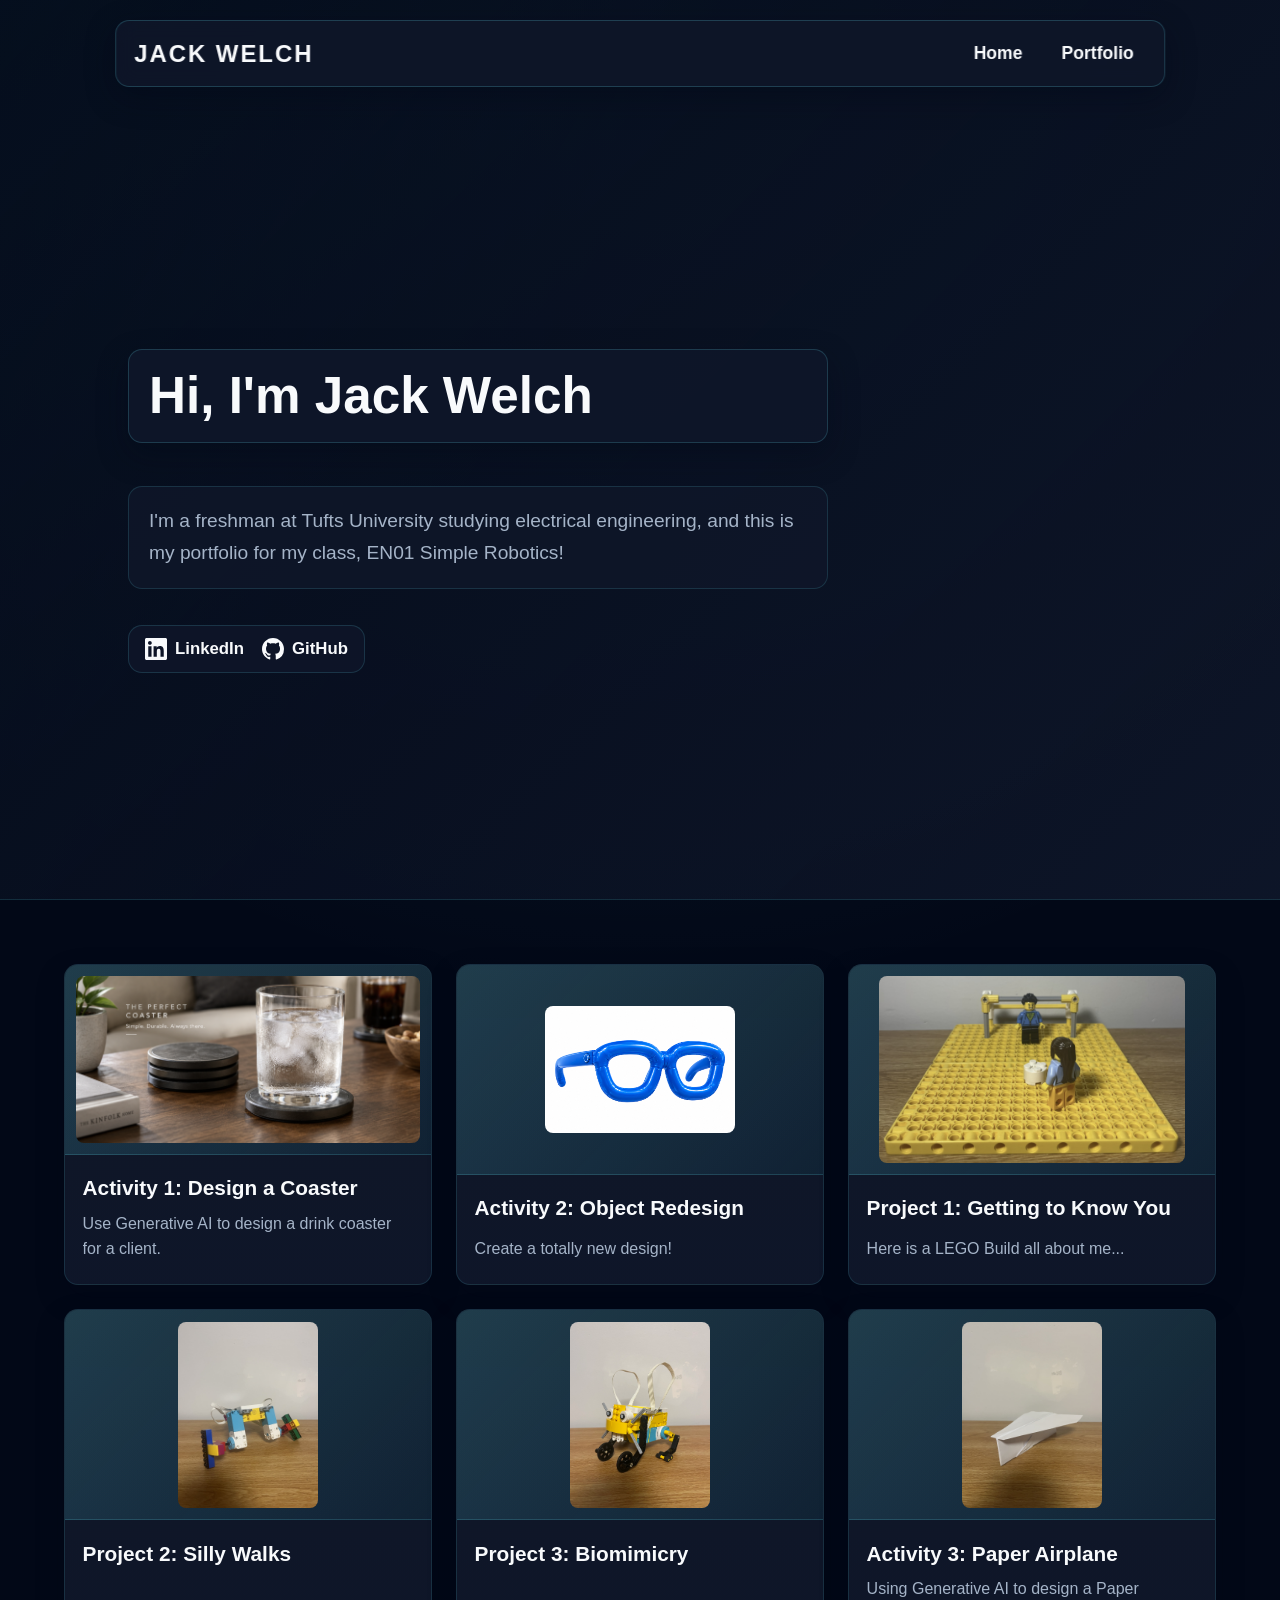
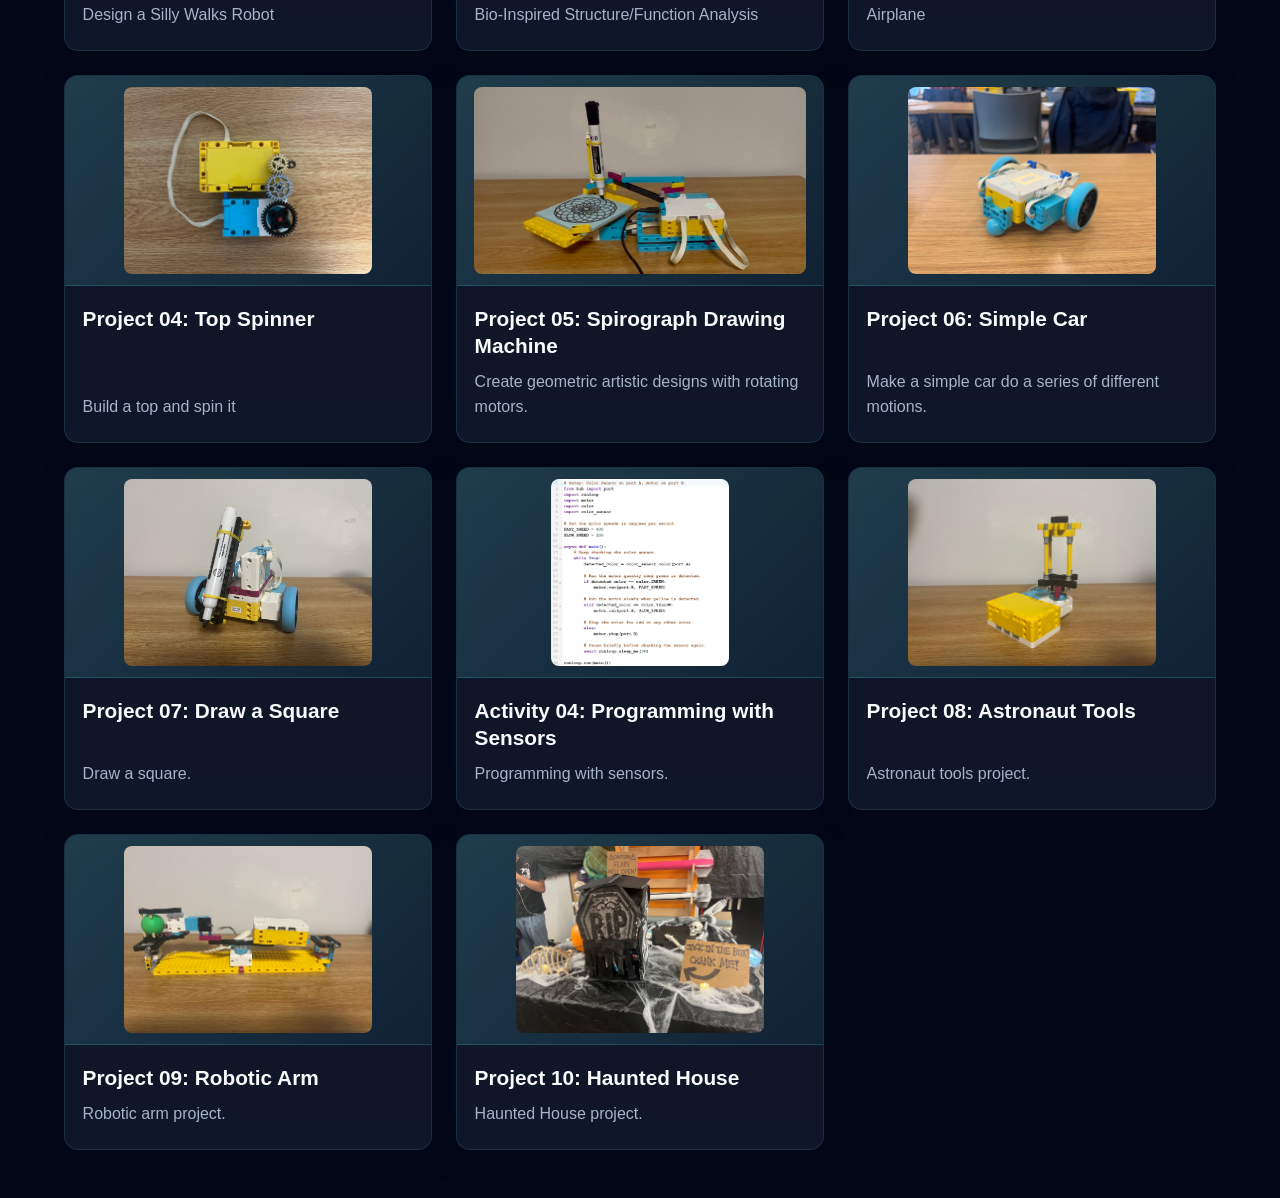
<file: index.html>
<!DOCTYPE html>
<html lang="en">
<head>
    <title>Jack Welch - Portfolio</title>

    <!-- Recommended meta tags -->
    <meta charset="UTF-8">
    <meta name="viewport" content="width=device-width,initial-scale=1.0">
    <meta name="description" content="Jack Welch's engineering portfolio: activities and projects from an intro-to-engineering course.">

    <!-- Stylesheet (CSS) -->
    <link rel="stylesheet" href="./index.css">
</head>
<body>

    <!-- Header and Navigation Section -->
    <header class="header">
        <a class="name">Jack Welch</a>
        <nav class="navbar">
            <a href="#">Home</a>
            <a href="#portfolio">Portfolio</a>
        </nav>
    </header>

    <!-- Introduction Section -->
    <section class="home">
        <div class="home-content">
            <h1>Hi, I'm Jack Welch</h1>
            <p>I'm a freshman at Tufts University studying electrical engineering, and this is my portfolio for my class, EN01 Simple Robotics!</p>

            <div class="socials">
                <a href="https://www.linkedin.com/in/jack-welch-b81091299/" target="_blank" rel="noopener" class="social-link">
                    <svg viewBox="0 0 24 24" aria-hidden="true"><path d="M20.447 20.452h-3.554v-5.569c0-1.328-.027-3.037-1.852-3.037-1.853 0-2.136 1.446-2.136 2.939v5.667H9.351V9h3.414v1.561h.046c.477-.9 1.637-1.85 3.37-1.85 3.601 0 4.267 2.37 4.267 5.455v6.286zM5.337 7.433c-1.144 0-2.063-.926-2.063-2.065 0-1.138.92-2.063 2.063-2.063 1.14 0 2.064.925 2.064 2.063 0 1.139-.925 2.065-2.064 2.065zm1.782 13.019H3.555V9h3.564v11.452zM22.225 0H1.771C.792 0 0 .774 0 1.729v20.542C0 23.227.792 24 1.771 24h20.451C23.2 24 24 23.227 24 22.271V1.729C24 .774 23.2 0 22.222 0h.003z"/></svg>
                    <span>LinkedIn</span>
                </a>
                <a href="https://github.com/jackwelch07" target="_blank" rel="noopener" class="social-link">
                    <svg viewBox="0 0 24 24" aria-hidden="true"><path d="M12 0C5.37 0 0 5.37 0 12c0 5.31 3.435 9.795 8.205 11.385.6.105.825-.255.825-.57 0-.285-.015-1.23-.015-2.235-3.015.555-3.795-.735-4.035-1.41-.135-.345-.72-1.41-1.23-1.695-.42-.225-1.02-.78-.015-.795.945-.015 1.62.87 1.845 1.23 1.08 1.815 2.805 1.305 3.495.99.105-.78.42-1.305.765-1.605-2.67-.3-5.46-1.335-5.46-5.925 0-1.305.465-2.385 1.23-3.225-.12-.3-.54-1.53.12-3.18 0 0 1.005-.315 3.3 1.23.96-.27 1.98-.405 3-.405s2.04.135 3 .405c2.295-1.56 3.3-1.23 3.3-1.23.66 1.65.24 2.88.12 3.18.765.84 1.23 1.905 1.23 3.225 0 4.605-2.805 5.625-5.475 5.925.435.375.81 1.095.81 2.22 0 1.605-.015 2.895-.015 3.3 0 .315.225.69.825.57A12.02 12.02 0 0024 12c0-6.63-5.37-12-12-12z"/></svg>
                    <span>GitHub</span>
                </a>
            </div>
        </div>
    </section>

    <!-- Portfolio Section -->
    <a name="portfolio"></a>
    <section class="portfolio">

        <!-- PROJECT -->
        <article class="project-card">
            <a href="./activity01.html" class="project-link">
                <div class="project-art" aria-hidden="true">
                    <img src="./images/coasterhome.png" alt="Custom coaster design for Yao Ming" class="project-art-image coaster-card-image">
                </div>
                <div class="project-info">
                    <h2 class="project-title">Activity 1: Design a Coaster</h2>
                    <p class="project-desc">Use Generative AI to design a drink coaster for a client.</p>
                </div>
            </a>
        </article>

        <!-- PROJECT -->
        <article class="project-card">
            <a href="./activity02.html" class="project-link">
                <div class="project-art" aria-hidden="true">
                    <img src="./images/floatframes.png" alt="Float Frames glasses design" class="project-art-image floatframes-card-image">
                </div>
                <div class="project-info">
                    <h2 class="project-title">Activity 2: Object Redesign</h2>
                    <p class="project-desc">Create a totally new design!</p>
                </div>
            </a>
        </article>

        <!-- PROJECT -->
        <article class="project-card">
            <a href="./project01.html" class="project-link">
                <div class="project-art" aria-hidden="true">
                    <img src="./images/gettoknowme1.png" alt="Project 1 Getting to Know You" class="project-art-image">
                </div>
                <div class="project-info">
                    <h2 class="project-title">Project 1: Getting to Know You</h2>
                    <p class="project-desc">Here is a LEGO Build all about me...</p>
                </div>
            </a>
        </article>

        <!-- PROJECT -->
        <article class="project-card">
            <a href="./project02.html" class="project-link">
                <div class="project-art" aria-hidden="true">
                    <img src="./images/sillywalks1.jpg" alt="Silly walks robot design" class="project-art-image">
                </div>
                <div class="project-info">
                    <h2 class="project-title">Project 2: Silly Walks</h2>
                    <p class="project-desc">Design a Silly Walks Robot</p>
                </div>
            </a>
        </article>

        <!-- PROJECT -->
        <article class="project-card">
            <a href="./project03.html" class="project-link">
                <div class="project-art" aria-hidden="true">
                    <img src="./images/IMG_4931.jpeg" alt="Biomimicry project cover" class="project-art-image">
                </div>
                <div class="project-info">
                    <h2 class="project-title">Project 3: Biomimicry</h2>
                    <p class="project-desc">Bio-Inspired Structure/Function Analysis</p>
                </div>
            </a>
        </article>

        <!-- PROJECT -->
        <article class="project-card">
            <a href="./activity03.html" class="project-link">
                <div class="project-art" aria-hidden="true">
                    <img src="./images/airplane1.jpg" alt="Paper airplane prototype on a table" class="project-art-image">
                </div>
                <div class="project-info">
                    <h2 class="project-title">Activity 3: Paper Airplane</h2>
                    <p class="project-desc">Using Generative AI to design a Paper Airplane</p>
                </div>
            </a>
        </article>

        <!-- PROJECT -->
        <article class="project-card">
            <a href="./project04.html" class="project-link">
                <div class="project-art" aria-hidden="true">
                    <img src="./images/IMG_4945.jpeg" alt="Top spinner project" class="project-art-image top-spinner-card-image">
                </div>
                <div class="project-info">
                    <h2 class="project-title">Project 04: Top Spinner</h2>
                    <p class="project-desc">Build a top and spin it</p>
                </div>
            </a>
        </article>

        <!-- PROJECT -->
        <article class="project-card">
            <a href="./project05.html" class="project-link">
                <div class="project-art" aria-hidden="true">
                    <img src="./images/sprirocover.jpeg" alt="Spirograph drawing machine project cover" class="project-art-image">
                </div>
                <div class="project-info">
                    <h2 class="project-title">Project 05: Spirograph Drawing Machine</h2>
                    <p class="project-desc">Create geometric artistic designs with rotating motors.</p>
                </div>
            </a>
        </article>

        <!-- PROJECT -->
        <article class="project-card">
            <a href="./project06.html" class="project-link">
                <div class="project-art" aria-hidden="true">
                    <img src="./images/IMG_4973.jpeg" alt="Simple car project cover" class="project-art-image">
                </div>
                <div class="project-info">
                    <h2 class="project-title">Project 06: Simple Car</h2>
                    <p class="project-desc">Make a simple car do a series of different motions.</p>
                </div>
            </a>
        </article>

        <!-- PROJECT -->
        <article class="project-card">
            <a href="./project07.html" class="project-link">
                <div class="project-art" aria-hidden="true">
                    <img src="./images/squarecover.jpg" alt="Draw a Square project cover" class="project-art-image">
                </div>
                <div class="project-info">
                    <h2 class="project-title">Project 07: Draw a Square</h2>
                    <p class="project-desc">Draw a square.</p>
                </div>
            </a>
        </article>

        <!-- PROJECT -->
        <article class="project-card">
            <a href="./activity04.html" class="project-link">
                <div class="project-art" aria-hidden="true">
                    <img src="./images/sensors.png" alt="Programming with Sensors activity" class="project-art-image">
                </div>
                <div class="project-info">
                    <h2 class="project-title">Activity 04: Programming with Sensors</h2>
                    <p class="project-desc">Programming with sensors.</p>
                </div>
            </a>
        </article>

        <!-- PROJECT -->
        <article class="project-card">
            <a href="./project08.html" class="project-link">
                <div class="project-art" aria-hidden="true">
                    <img src="./images/astropicture.jpeg" alt="Astronaut Tools project cover" class="project-art-image">
                </div>
                <div class="project-info">
                    <h2 class="project-title">Project 08: Astronaut Tools</h2>
                    <p class="project-desc">Astronaut tools project.</p>
                </div>
            </a>
        </article>

        <!-- PROJECT -->
        <article class="project-card">
            <a href="./project09.html" class="project-link">
                <div class="project-art" aria-hidden="true">
                    <img src="./images/roboticarmpic.jpeg" alt="Robotic Arm project cover" class="project-art-image">
                </div>
                <div class="project-info">
                    <h2 class="project-title">Project 09: Robotic Arm</h2>
                    <p class="project-desc">Robotic arm project.</p>
                </div>
            </a>
        </article>

        <!-- PROJECT -->
        <article class="project-card">
            <a href="./project10.html" class="project-link">
                <div class="project-art" aria-hidden="true">
                    <img src="./images/hauntedhousepic.jpeg" alt="Haunted House project cover" class="project-art-image">
                </div>
                <div class="project-info">
                    <h2 class="project-title">Project 10: Haunted House</h2>
                    <p class="project-desc">Haunted House project.</p>
                </div>
            </a>
        </article>

    </section>
    
</body>
</html>
</file>
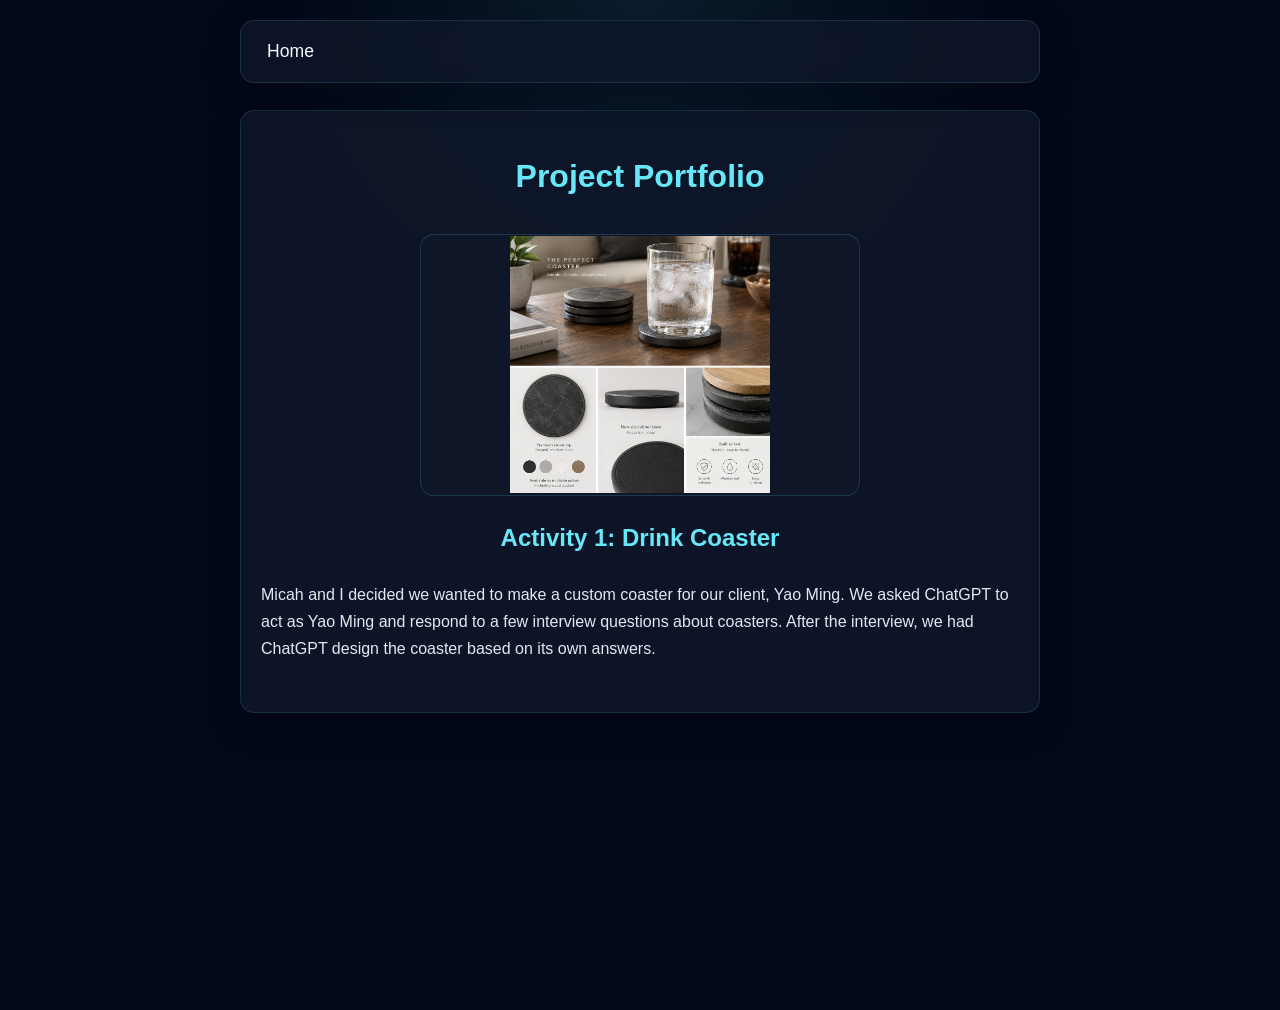
<file: activity01.html>
<!DOCTYPE html>
<html lang="en">
<head>
    <title>Activity 1: Drink Coaster</title>
    <link rel="stylesheet" href="./project.css">
</head>
<body>

    <!-- Header and Navigation Section -->
    <header class="header">
        <nav class="navbar">
            <a href="./index.html" class="active">Home</a>
        </nav>
    </header>

    <!-- Project Information -->
    <div class="proj-container">

        <h1 class='proj-header'>Project Portfolio</h1>

        <div class="proj-img-container">
            <img src="./images/coasteractivitypage.png" alt="Custom coaster design for Yao Ming" class="proj-hero-image coaster-page-image">
        </div>

        <h2 class='proj-header'>Activity 1: Drink Coaster</h2>

        <div class="proj-desc">
            <p>Micah and I decided we wanted to make a custom coaster for our client, Yao Ming. We asked ChatGPT to act as Yao Ming and respond to a few interview questions about coasters. After the interview, we had ChatGPT design the coaster based on its own answers.</p>
        </div>

    </div>
    <!-- End Project Information -->

</body>
</html>
</file>
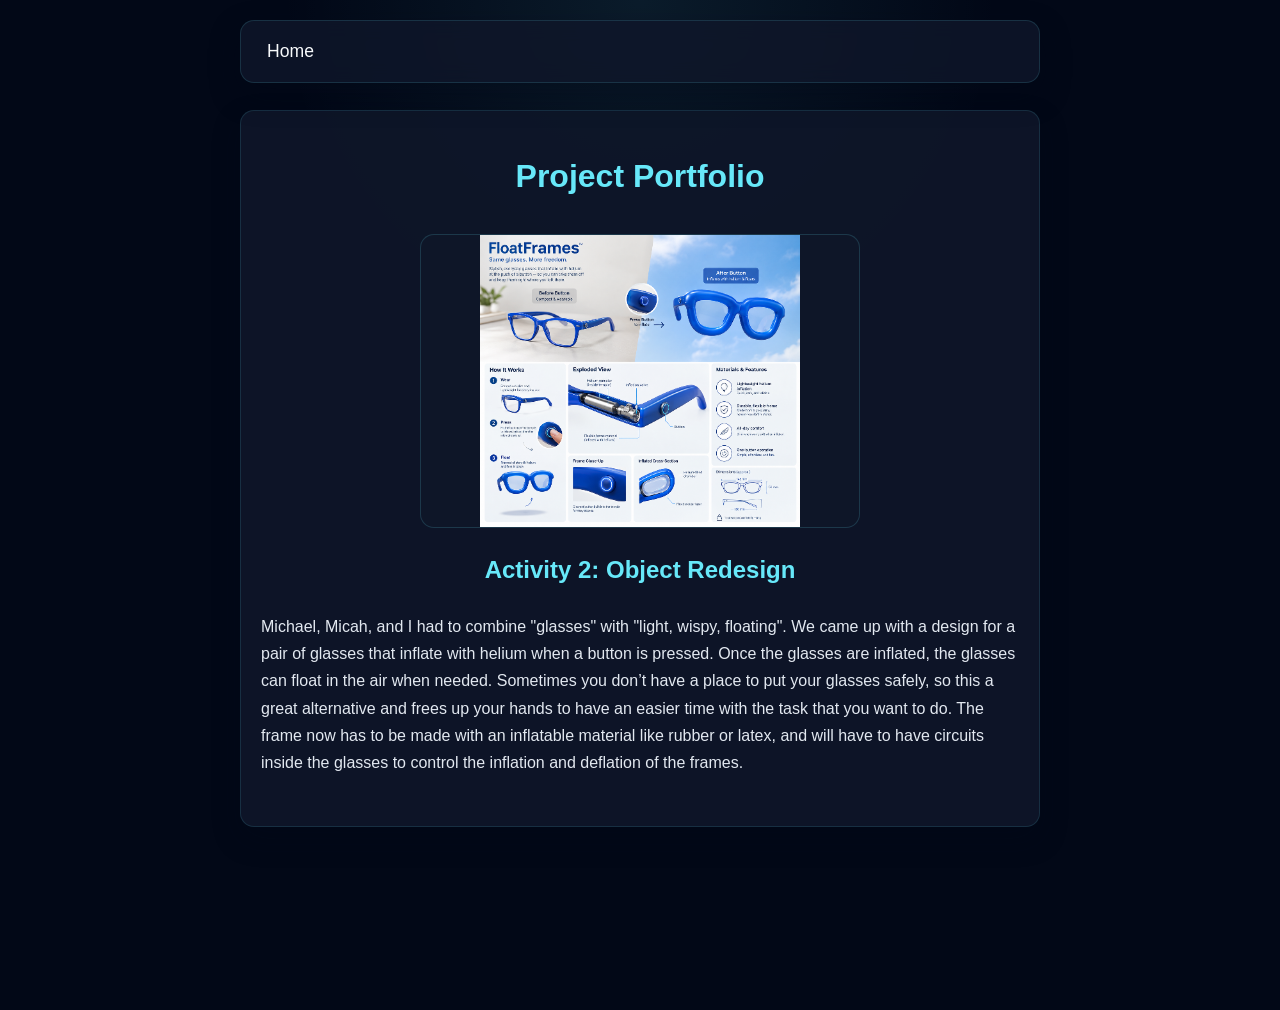
<file: activity02.html>
<!DOCTYPE html>
<html lang="en">
<head>
    <title>Activity 2: Object Redesign</title>
    <link rel="stylesheet" href="./project.css">
</head>
<body>

    <!-- Header and Navigation Section -->
    <header class="header">
        <nav class="navbar">
            <a href="./index.html" class="active">Home</a>
        </nav>
    </header>

    <!-- Project Information -->
    <div class="proj-container">

        <h1 class='proj-header'>Project Portfolio</h1>

        <div class="proj-img-container">
            <img src="./images/floatframesactivitypage.png" alt="Float Frames glasses design" class="proj-hero-image floatframes-page-image">
        </div>

        <h2 class='proj-header'>Activity 2: Object Redesign</h2>

        <div class="proj-desc">
            <p>Michael, Micah, and I had to combine "glasses" with "light, wispy, floating". We came up with a design for a pair of glasses that inflate with helium when a button is pressed. Once the glasses are inflated, the glasses can float in the air when needed. Sometimes you don&rsquo;t have a place to put your glasses safely, so this a great alternative and frees up your hands to have an easier time with the task that you want to do. The frame now has to be made with an inflatable material like rubber or latex, and will have to have circuits inside the glasses to control the inflation and deflation of the frames.</p>
        </div>

    </div>
    <!-- End Project Information -->

</body>
</html>
</file>
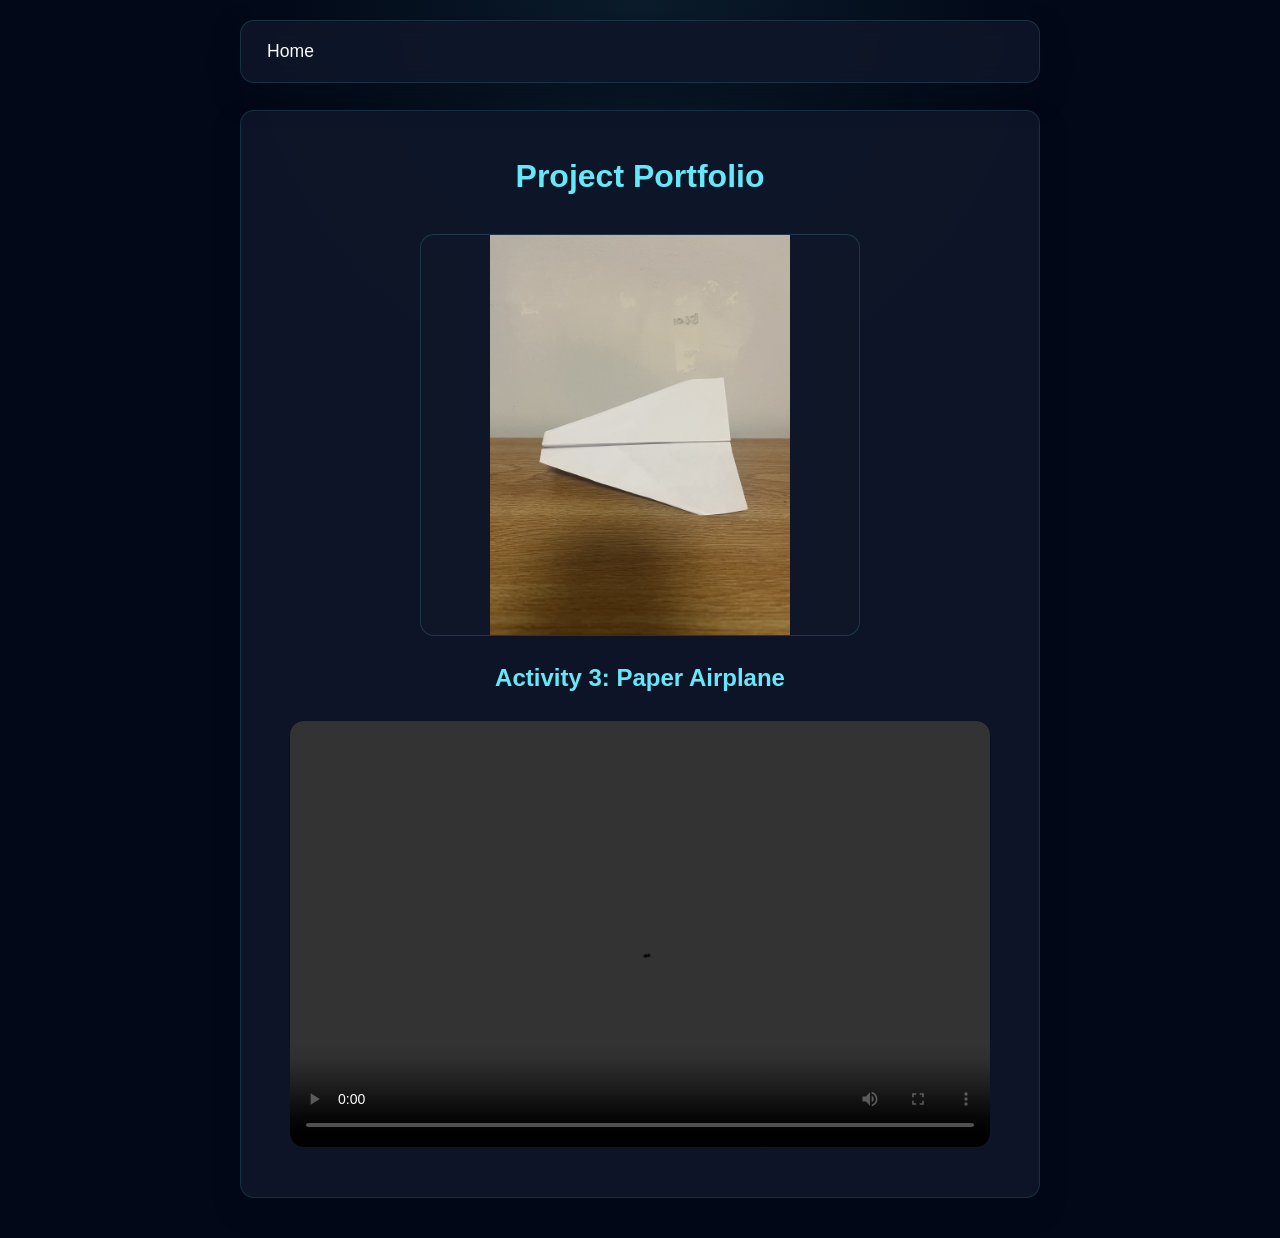
<file: activity03.html>
<!DOCTYPE html>
<html lang="en">
<head>
    <title>Activity 3: Paper Airplane</title>
    <link rel="stylesheet" href="./project.css">
</head>
<body>

    <!-- Header and Navigation Section -->
    <header class="header">
        <nav class="navbar">
            <a href="./index.html" class="active">Home</a>
        </nav>
    </header>

    <!-- Project Information -->
    <div class="proj-container">

        <h1 class='proj-header'>Project Portfolio</h1>

        <div class="proj-img-container">
            <img src="./images/airplane2.jpg" alt="Paper airplane design and test setup" class="proj-hero-image">
        </div>

        <h2 class='proj-header'>Activity 3: Paper Airplane</h2>

        <div class="proj-video-container">
            <video controls aria-label="Paper airplane flight video">
                <source src="./images/IMG_4915.mp4" type="video/mp4">
                Your browser does not support this video.
            </video>
        </div>

    </div>
    <!-- End Project Information -->

</body>
</html>
</file>
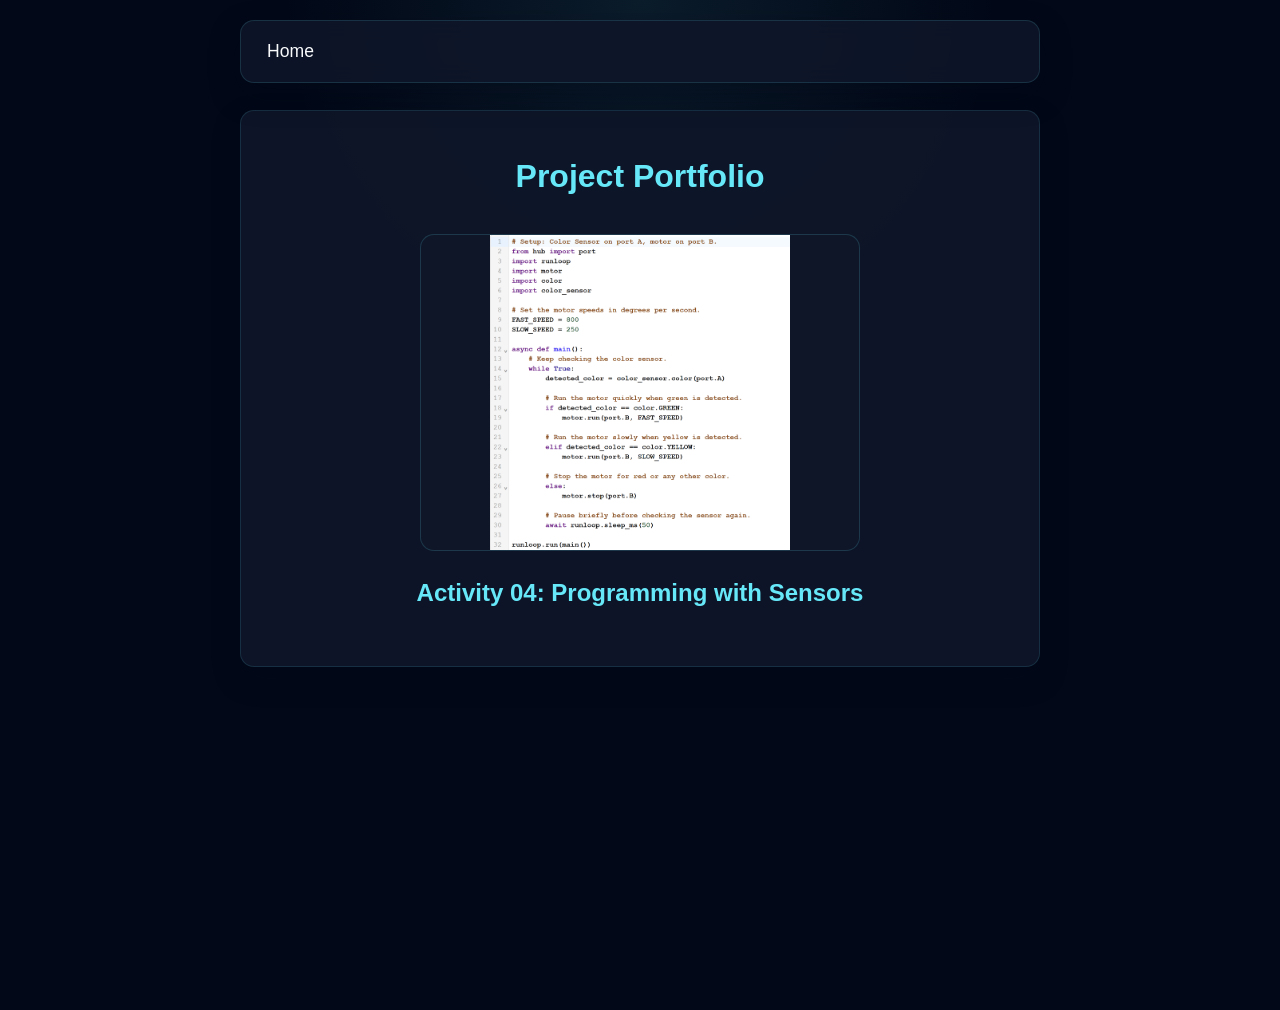
<file: activity04.html>
<!DOCTYPE html>
<html lang="en">
<head>
    <title>Activity 04: Programming with Sensors</title>
    <link rel="stylesheet" href="./project.css">
</head>
<body>

    <header class="header">
        <nav class="navbar">
            <a href="./index.html" class="active">Home</a>
        </nav>
    </header>

    <div class="proj-container">

        <h1 class='proj-header'>Project Portfolio</h1>

        <div class="proj-img-container">
            <img src="./images/sensors.png" alt="Programming with Sensors activity" class="proj-hero-image">
        </div>

        <h2 class='proj-header'>Activity 04: Programming with Sensors</h2>

    </div>

</body>
</html>
</file>
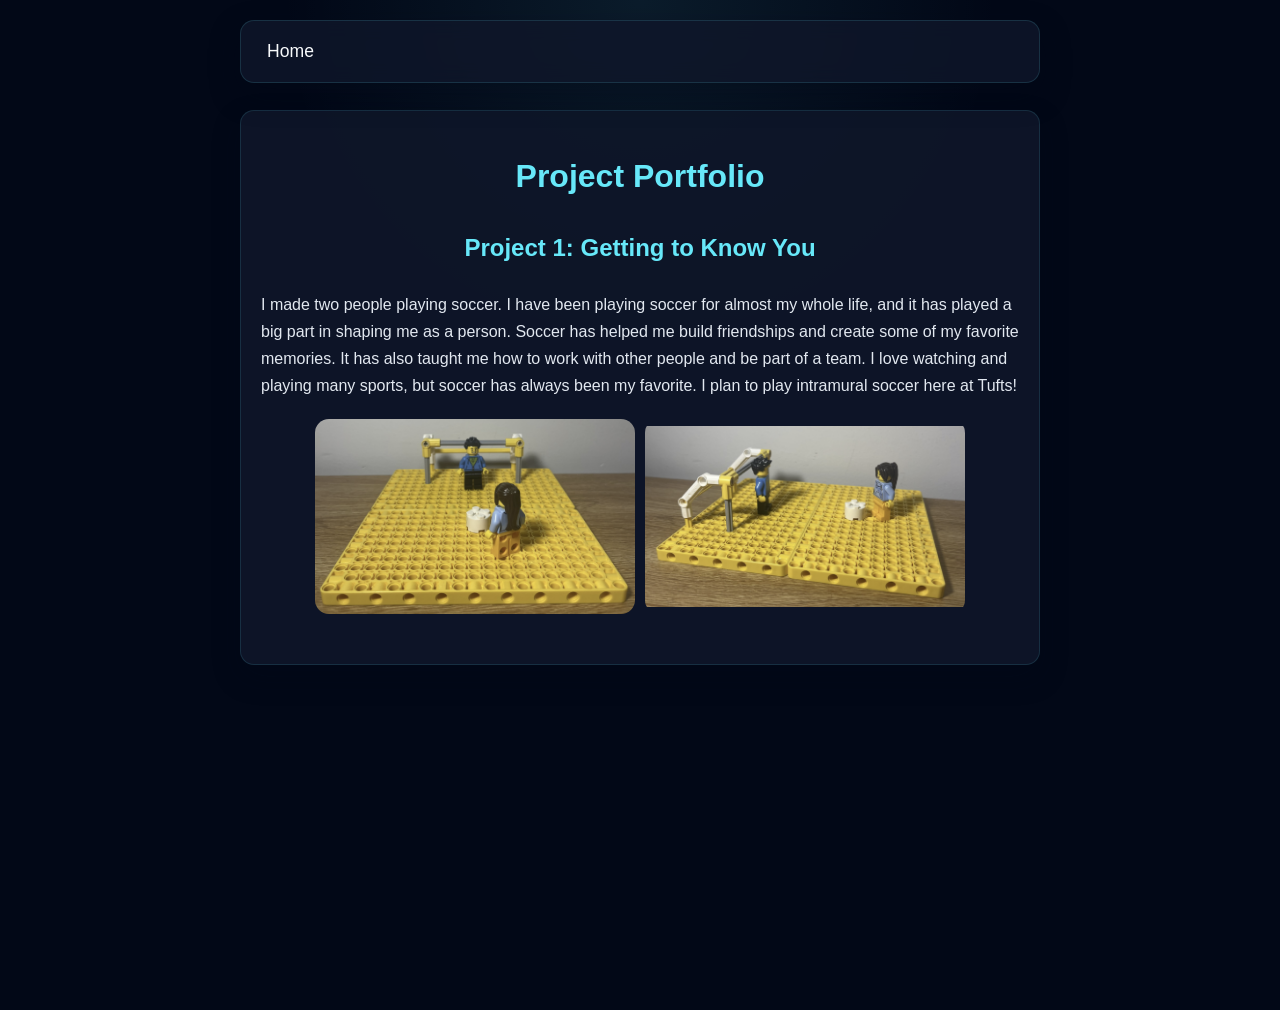
<file: project01.html>
<!DOCTYPE html>
<html lang="en">
<head>
    <title>Project 1: Getting to Know You</title>
    <link rel="stylesheet" href="./project.css">
</head>
<body>

    <!-- Header and Navigation Section -->
    <header class="header">
        <nav class="navbar">
            <a href="./index.html" class="active">Home</a>
        </nav>
    </header>

    <!-- Project Information -->
    <div class="proj-container">

        <h1 class='proj-header'>Project Portfolio</h1>

        <h2 class='proj-header'>Project 1: Getting to Know You</h2>

        <div class="proj-desc">
            <p>I made two people playing soccer. I have been playing soccer for almost my whole life, and it has played a big part in shaping me as a person. Soccer has helped me build friendships and create some of my favorite memories. It has also taught me how to work with other people and be part of a team. I love watching and playing many sports, but soccer has always been my favorite. I plan to play intramural soccer here at Tufts!</p>
        </div>

        <div class="proj-gallery">
            <img src="./images/gettoknowme1.png" alt="Project 1 documentation image 1">
            <img src="./images/gettoknowme2.png" alt="Project 1 documentation image 2">
        </div>

    </div>
    <!-- End Project Information -->

</body>
</html>
</file>
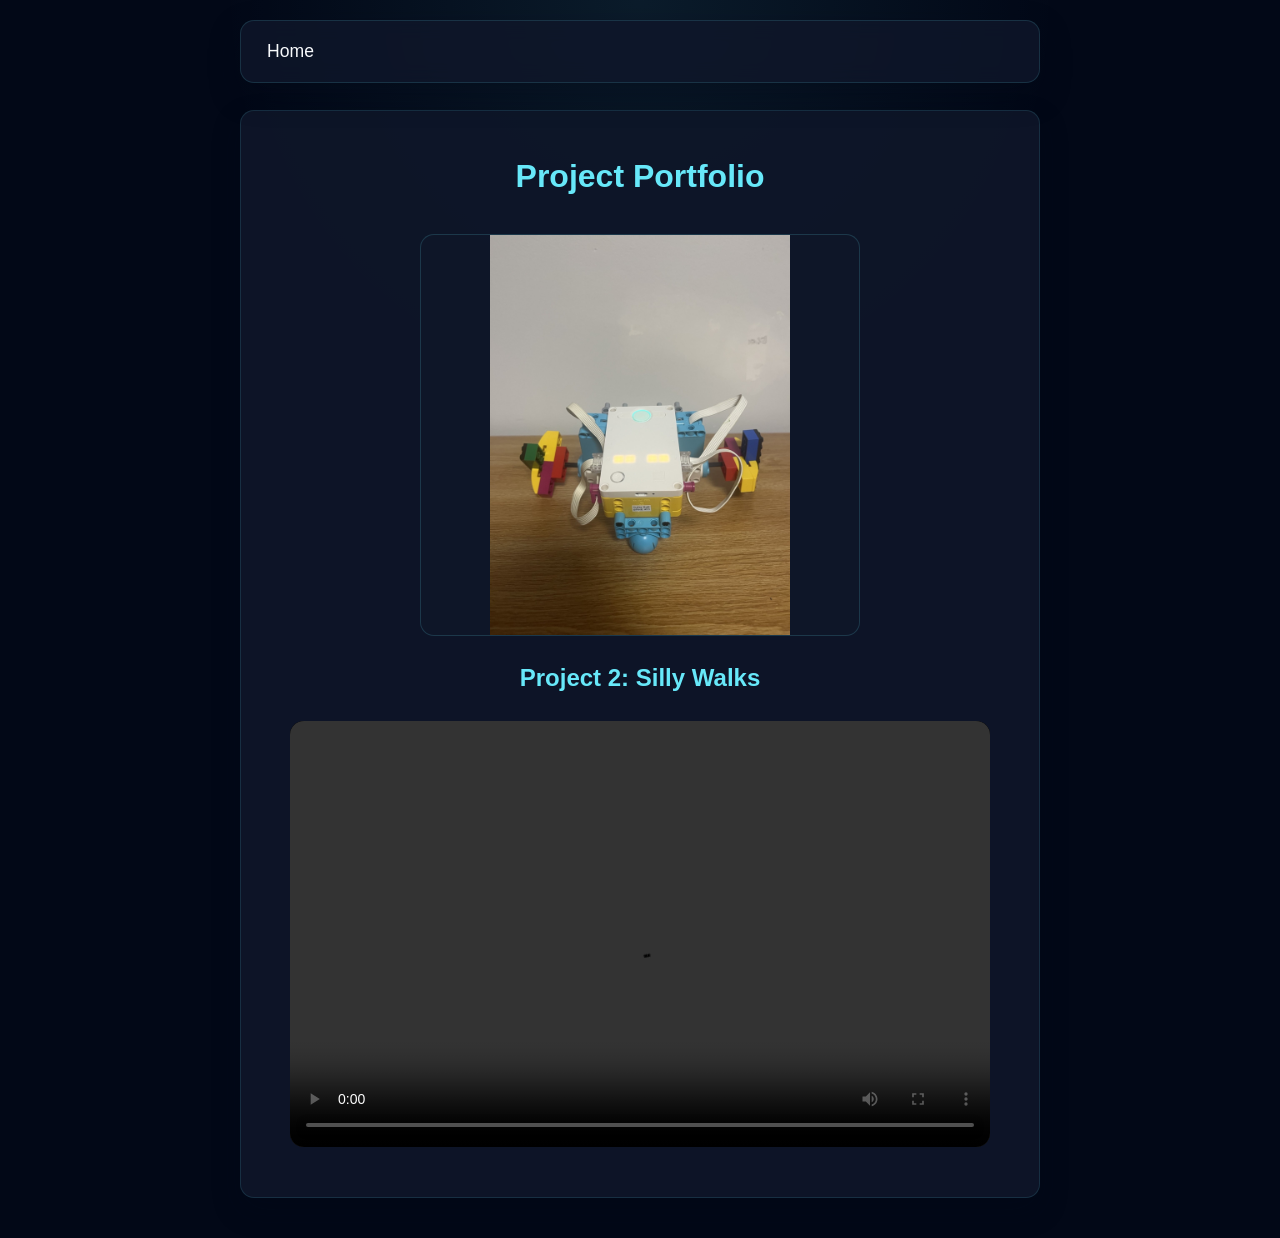
<file: project02.html>
<!DOCTYPE html>
<html lang="en">
<head>
    <title>Project 2: Silly Walks</title>
    <link rel="stylesheet" href="./project.css">
</head>
<body>

    <!-- Header and Navigation Section -->
    <header class="header">
        <nav class="navbar">
            <a href="./index.html" class="active">Home</a>
        </nav>
    </header>

    <!-- Project Information -->
    <div class="proj-container">

        <h1 class='proj-header'>Project Portfolio</h1>

        <div class="proj-img-container">
            <img src="./images/sillywalks2.jpg" alt="Silly walks robot prototype" class="proj-hero-image">
        </div>

        <h2 class='proj-header'>Project 2: Silly Walks</h2>

        <div class="proj-video-container">
            <video controls aria-label="Silly walks robot demonstration video">
                <source src="./images/IMG_4905.mp4" type="video/mp4">
                Your browser does not support this video.
            </video>
        </div>

    </div>
    <!-- End Project Information -->

</body>
</html>
</file>
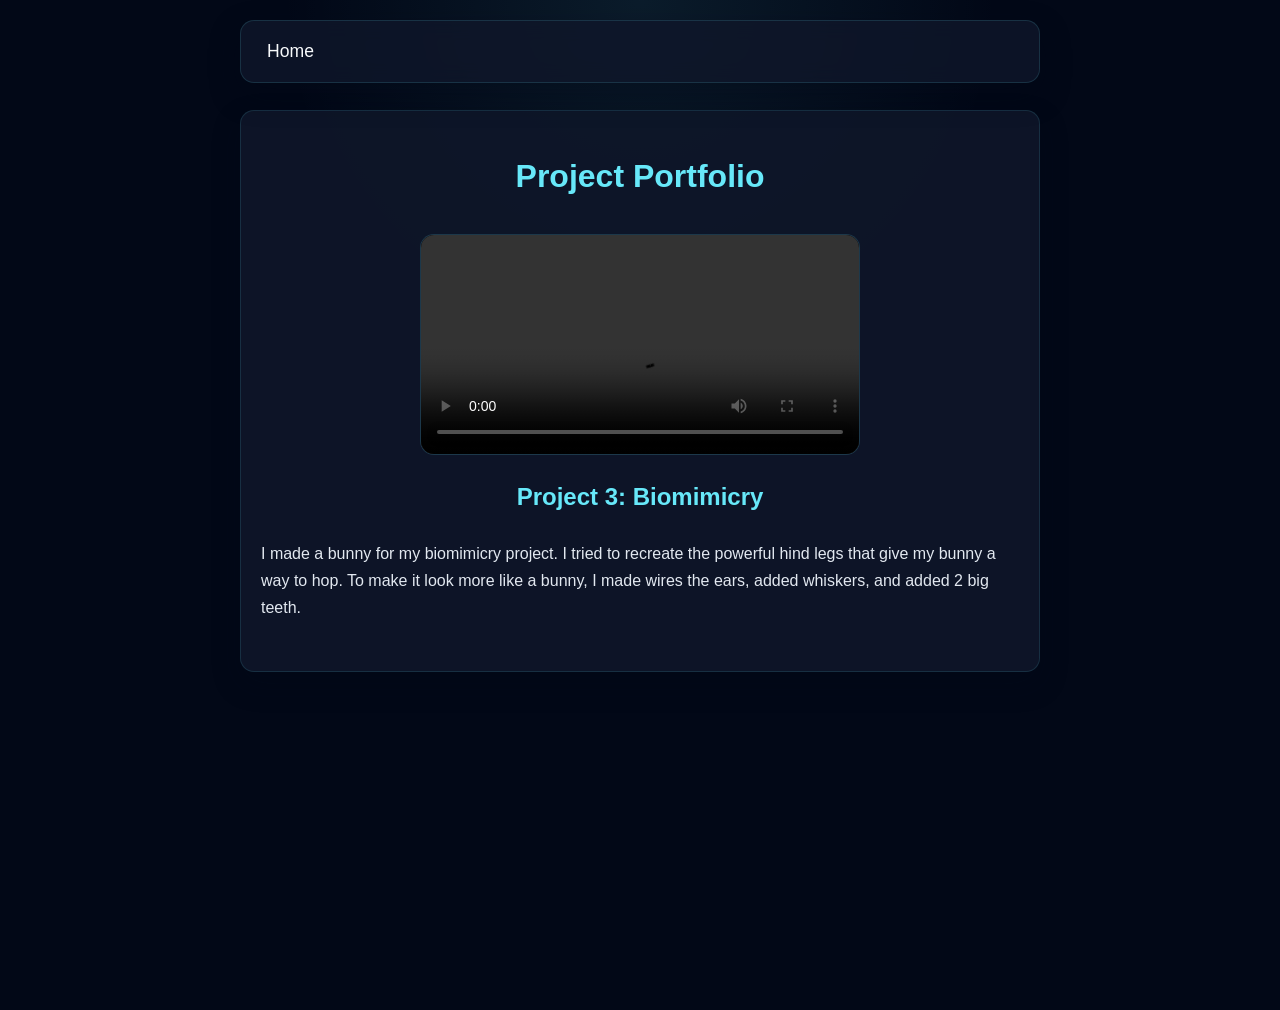
<file: project03.html>
<!DOCTYPE html>
<html lang="en">
<head>
    <title>Project 3: Biomimicry</title>
    <link rel="stylesheet" href="./project.css">
</head>
<body>

    <!-- Header and Navigation Section -->
    <header class="header">
        <nav class="navbar">
            <a href="./index.html" class="active">Home</a>
        </nav>
    </header>

    <!-- Project Information -->
    <div class="proj-container">

        <h1 class='proj-header'>Project Portfolio</h1>

        <div class="proj-img-container">
            <video class="proj-page-video" controls>
                <source src="./images/IMG_4938.mp4" type="video/mp4">
                Your browser does not support this video.
            </video>
        </div>

        <h2 class='proj-header'>Project 3: Biomimicry</h2>

        <div class="proj-desc">
            <p>I made a bunny for my biomimicry project. I tried to recreate the powerful hind legs that give my bunny a way to hop. To make it look more like a bunny, I made wires the ears, added whiskers, and added 2 big teeth.</p>
        </div>

    </div>
    <!-- End Project Information -->

</body>
</html>
</file>
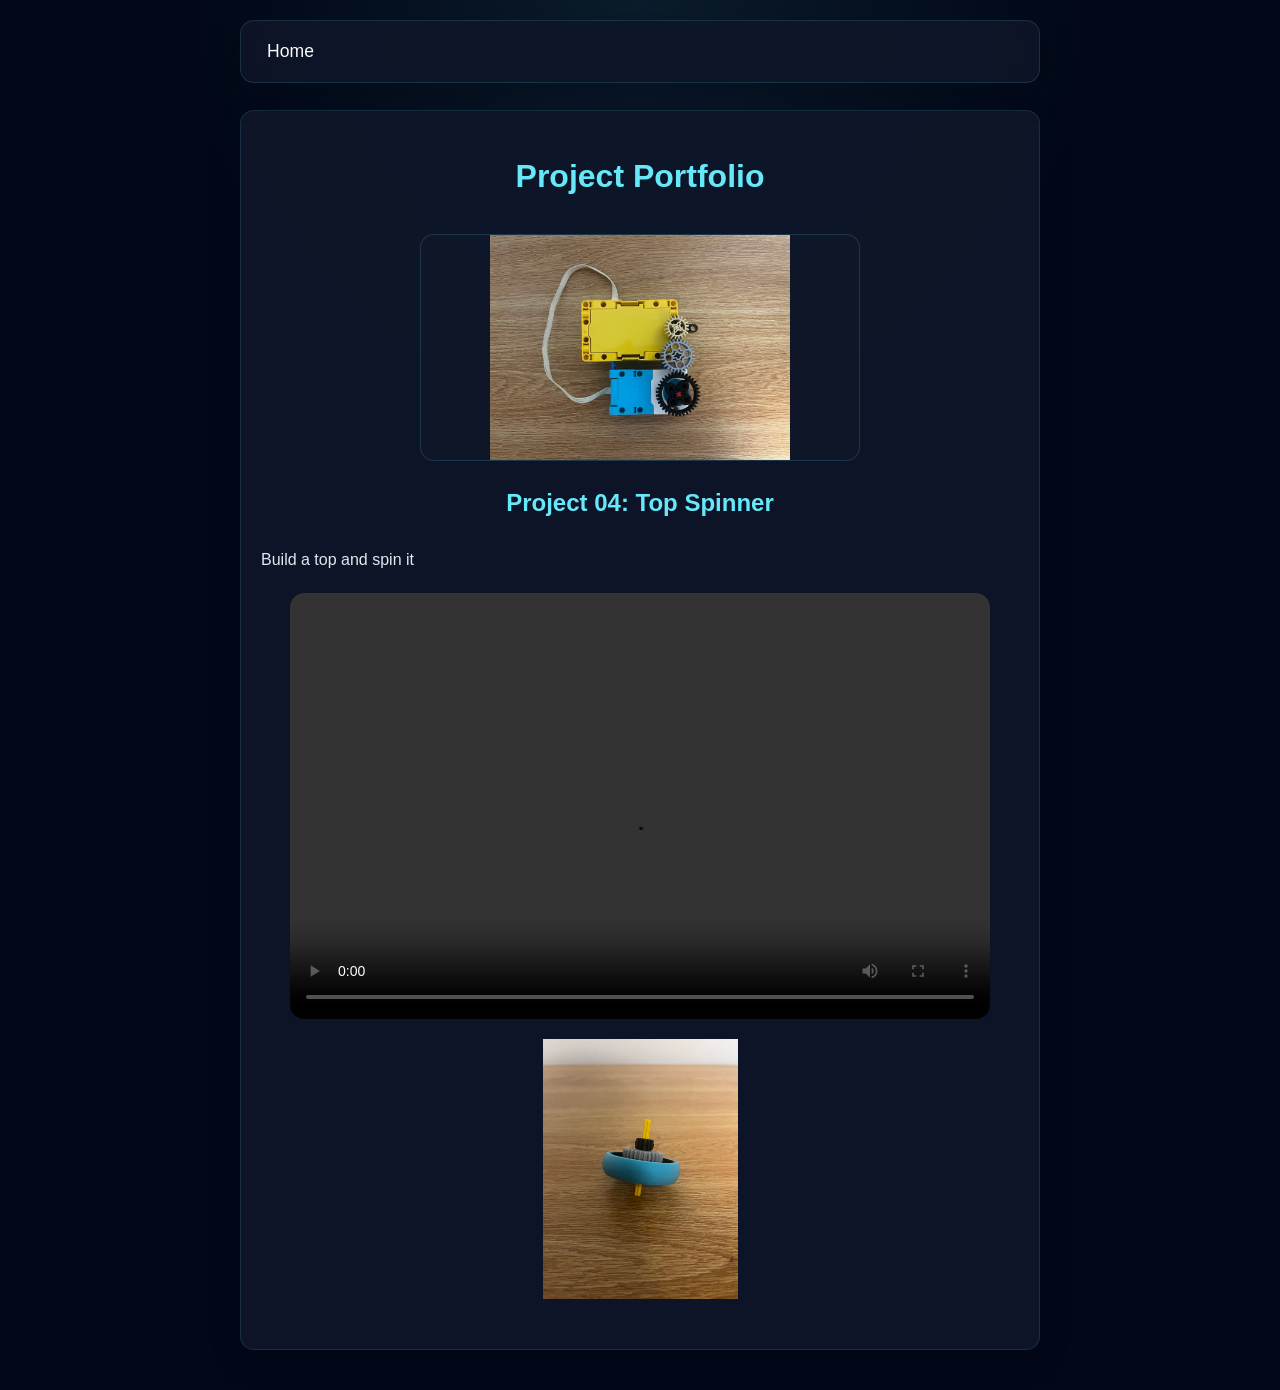
<file: project04.html>
<!DOCTYPE html>
<html lang="en">
<head>
    <title>Project 04: Top Spinner</title>
    <link rel="stylesheet" href="./project.css">
</head>
<body>

    <!-- Header and Navigation Section -->
    <header class="header">
        <nav class="navbar">
            <a href="./index.html" class="active">Home</a>
        </nav>
    </header>

    <!-- Project Information -->
    <div class="proj-container">

        <h1 class='proj-header'>Project Portfolio</h1>

        <div class="proj-img-container">
            <img src="./images/IMG_4945.jpeg" alt="Top spinner project" class="proj-hero-image">
        </div>

        <h2 class='proj-header'>Project 04: Top Spinner</h2>

        <div class="proj-desc">
            <p>Build a top and spin it</p>
        </div>

        <div class="proj-video-container">
            <video controls aria-label="Top Spinner project video">
                <source src="./images/IMG_4946%20(2).mp4" type="video/mp4">
                Your browser does not support this video.
            </video>
        </div>

        <div class="proj-gallery">
            <img src="./images/IMG_4947.jpeg" alt="Top spinner project photo">
        </div>

    </div>
    <!-- End Project Information -->

</body>
</html>
</file>
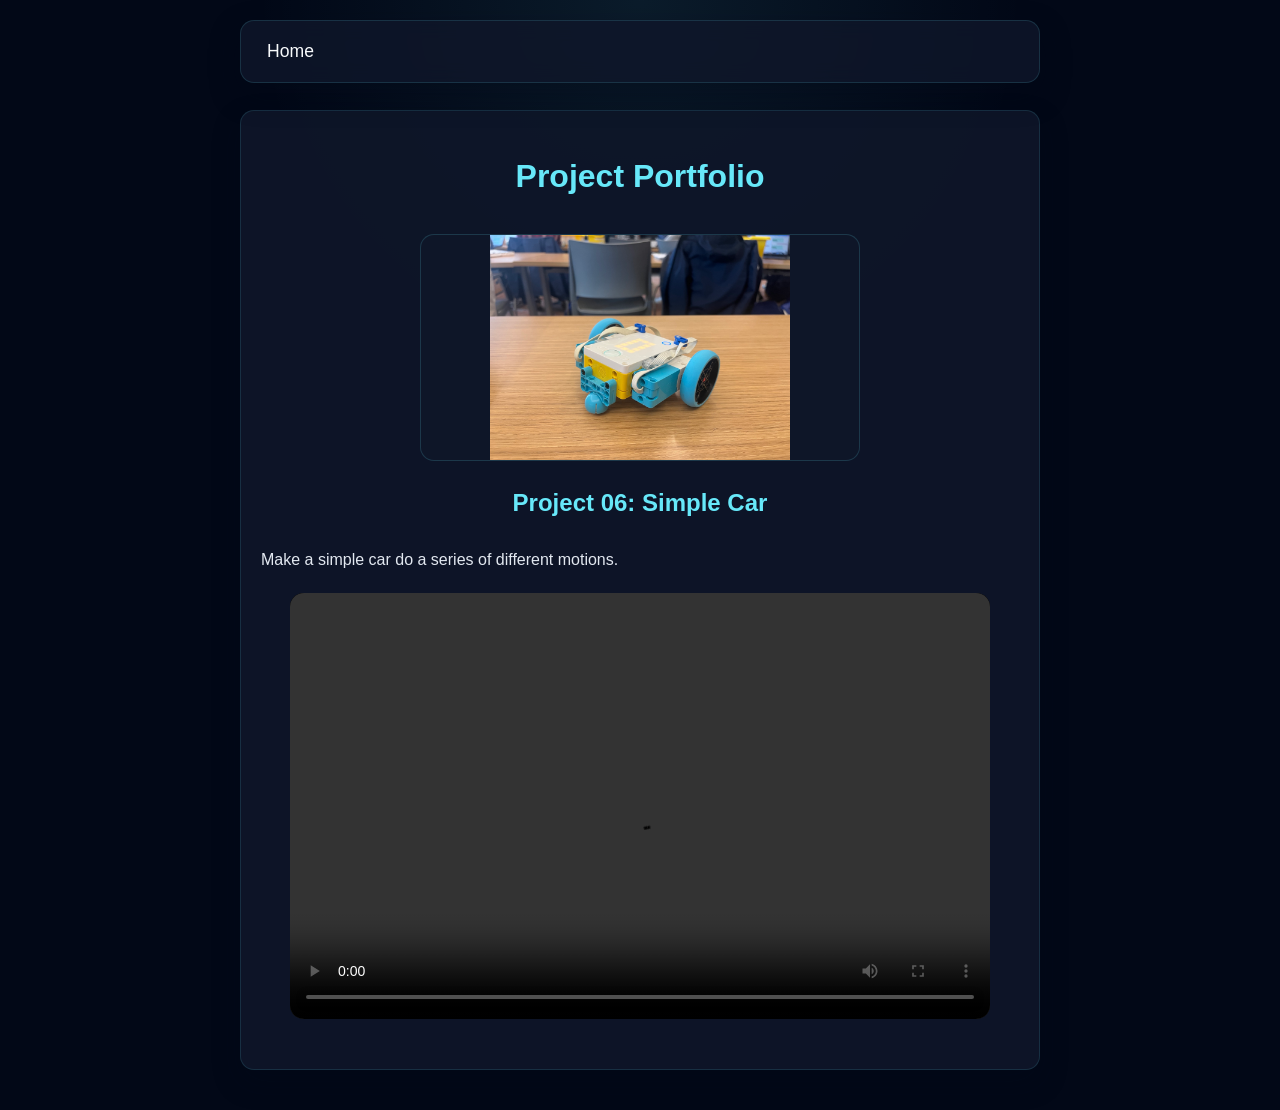
<file: project06.html>
<!DOCTYPE html>
<html lang="en">
<head>
    <title>Project 06: Simple Car</title>
    <link rel="stylesheet" href="./project.css">
</head>
<body>

    <!-- Header and Navigation Section -->
    <header class="header">
        <nav class="navbar">
            <a href="./index.html" class="active">Home</a>
        </nav>
    </header>

    <!-- Project Information -->
    <div class="proj-container">

        <h1 class='proj-header'>Project Portfolio</h1>

        <div class="proj-img-container">
            <img src="./images/IMG_4973.jpeg" alt="Simple car project cover" class="proj-hero-image">
        </div>

        <h2 class='proj-header'>Project 06: Simple Car</h2>

        <div class="proj-desc">
            <p>Make a simple car do a series of different motions.</p>
        </div>

        <div class="proj-video-container">
            <video controls aria-label="Simple Car project video">
                <source src="./images/IMG_4975.mp4" type="video/mp4">
                Your browser does not support this video.
            </video>
        </div>

    </div>
    <!-- End Project Information -->

</body>
</html>
</file>
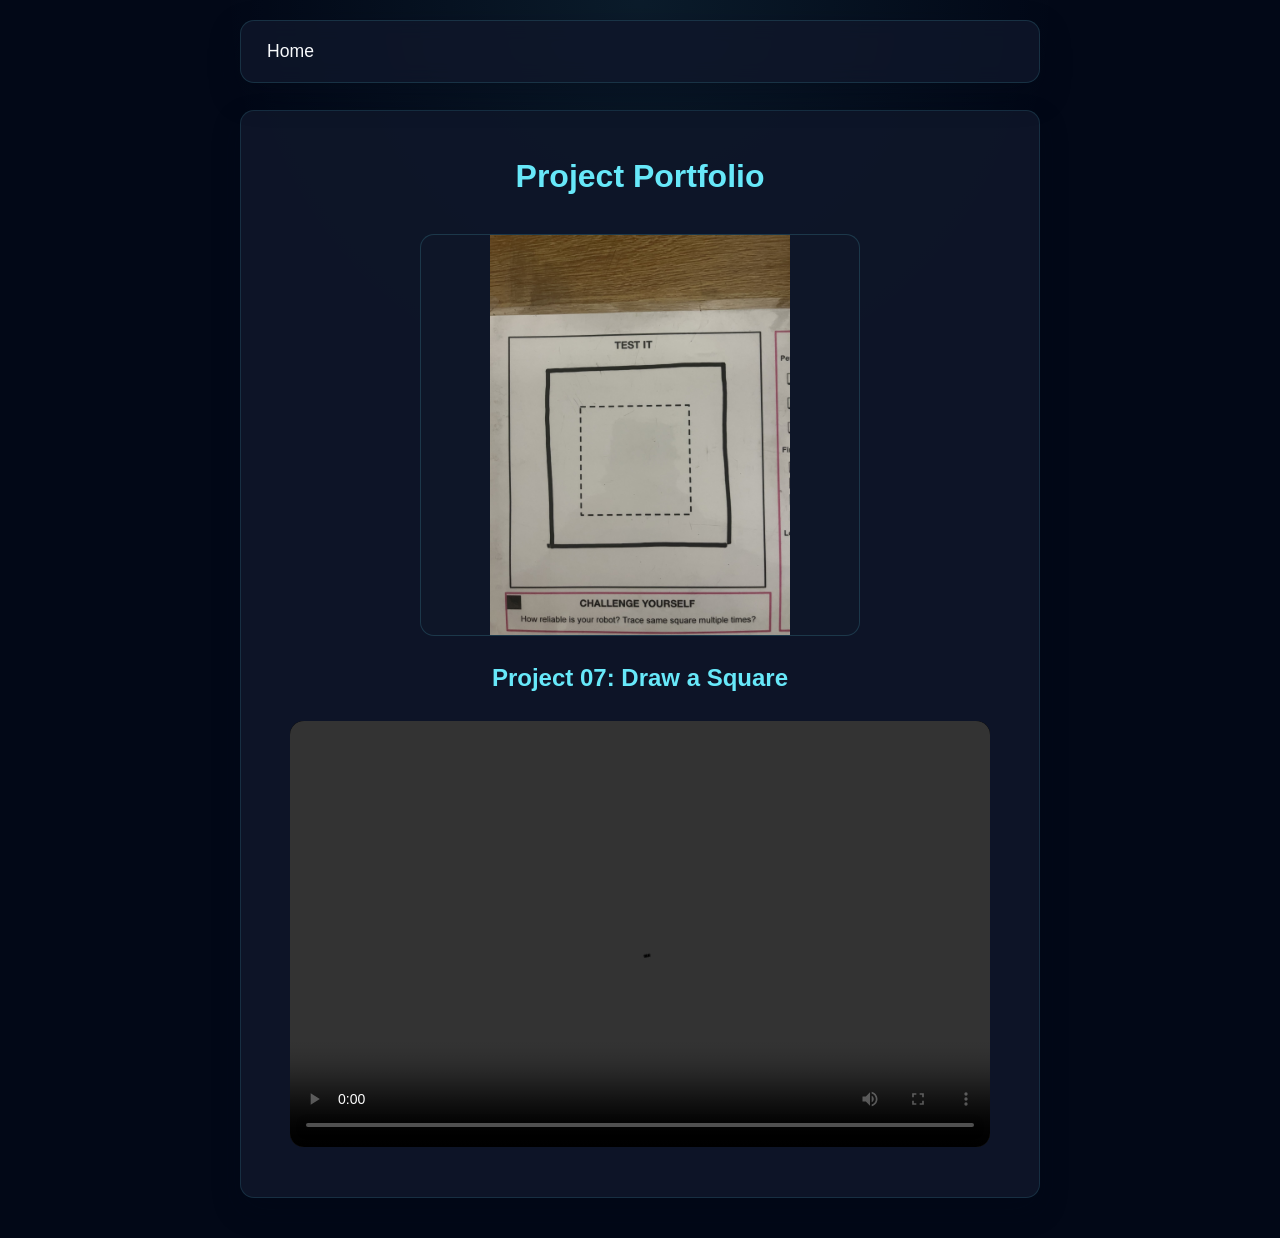
<file: project07.html>
<!DOCTYPE html>
<html lang="en">
<head>
    <title>Project 07: Draw a Square</title>
    <link rel="stylesheet" href="./project.css">
</head>
<body>

    <header class="header">
        <nav class="navbar">
            <a href="./index.html" class="active">Home</a>
        </nav>
    </header>

    <div class="proj-container">

        <h1 class='proj-header'>Project Portfolio</h1>

        <div class="proj-img-container">
            <img src="./images/squaredrawing.jpg" alt="Square drawing from Project 07" class="proj-hero-image">
        </div>

        <h2 class='proj-header'>Project 07: Draw a Square</h2>

        <div class="proj-video-container">
            <video controls aria-label="Draw a Square project video">
                <source src="./images/squarevid.mp4" type="video/mp4">
                Your browser does not support this video.
            </video>
        </div>

    </div>

</body>
</html>
</file>
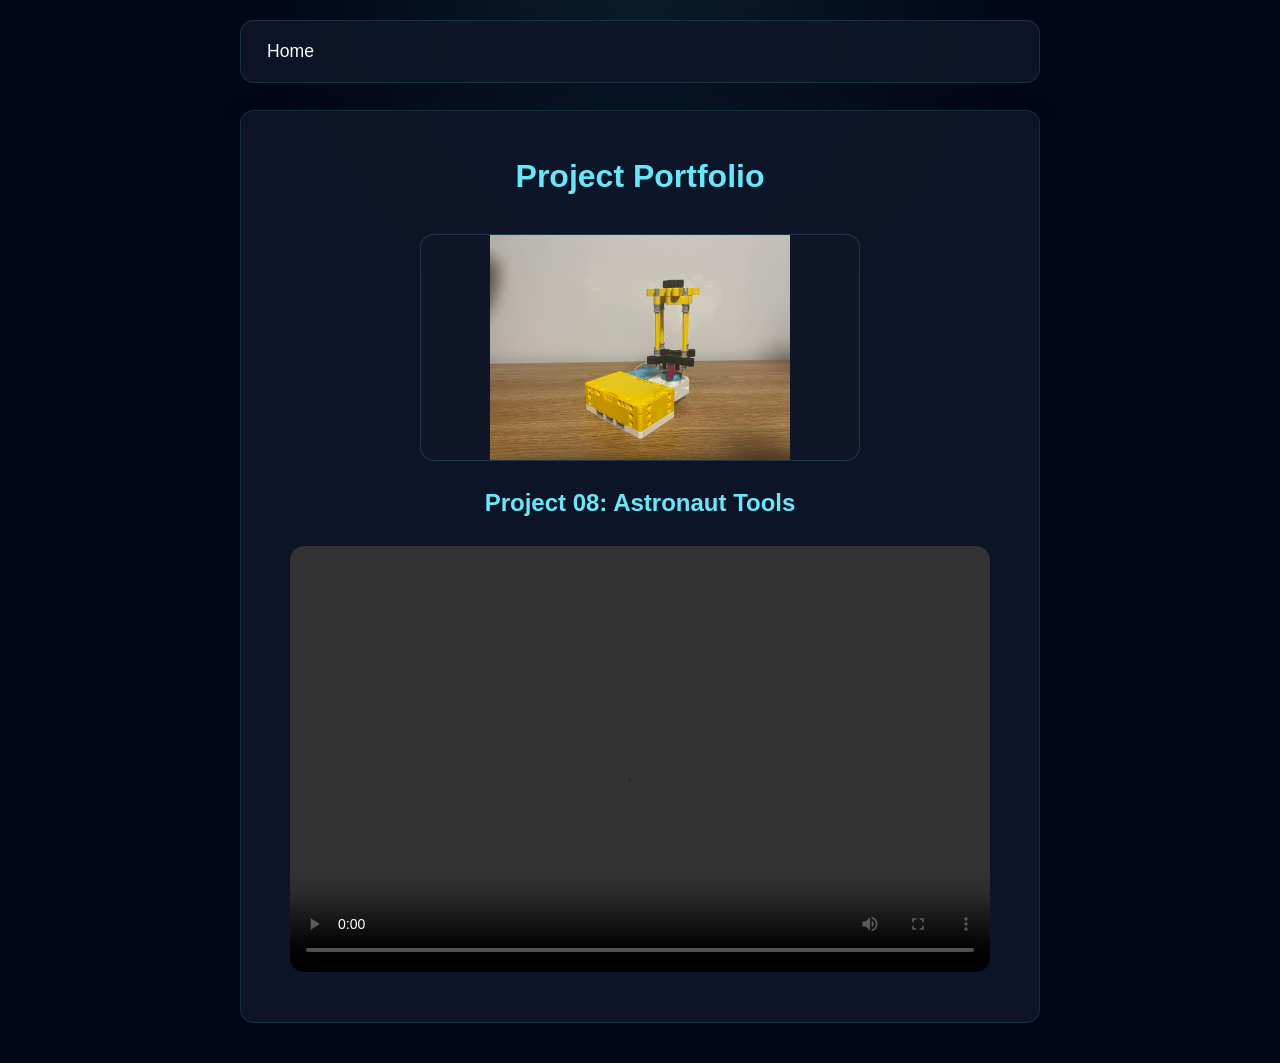
<file: project08.html>
<!DOCTYPE html>
<html lang="en">
<head>
    <title>Project 08: Astronaut Tools</title>
    <link rel="stylesheet" href="./project.css">
</head>
<body>

    <header class="header">
        <nav class="navbar">
            <a href="./index.html" class="active">Home</a>
        </nav>
    </header>

    <div class="proj-container">

        <h1 class='proj-header'>Project Portfolio</h1>

        <div class="proj-img-container">
            <img src="./images/astropicture.jpeg" alt="Astronaut Tools project cover" class="proj-hero-image">
        </div>

        <h2 class='proj-header'>Project 08: Astronaut Tools</h2>

        <div class="proj-video-container">
            <video controls aria-label="Astronaut Tools project video">
                <source src="./images/astrovid.mp4" type="video/mp4">
                Your browser does not support this video.
            </video>
        </div>

    </div>

</body>
</html>
</file>
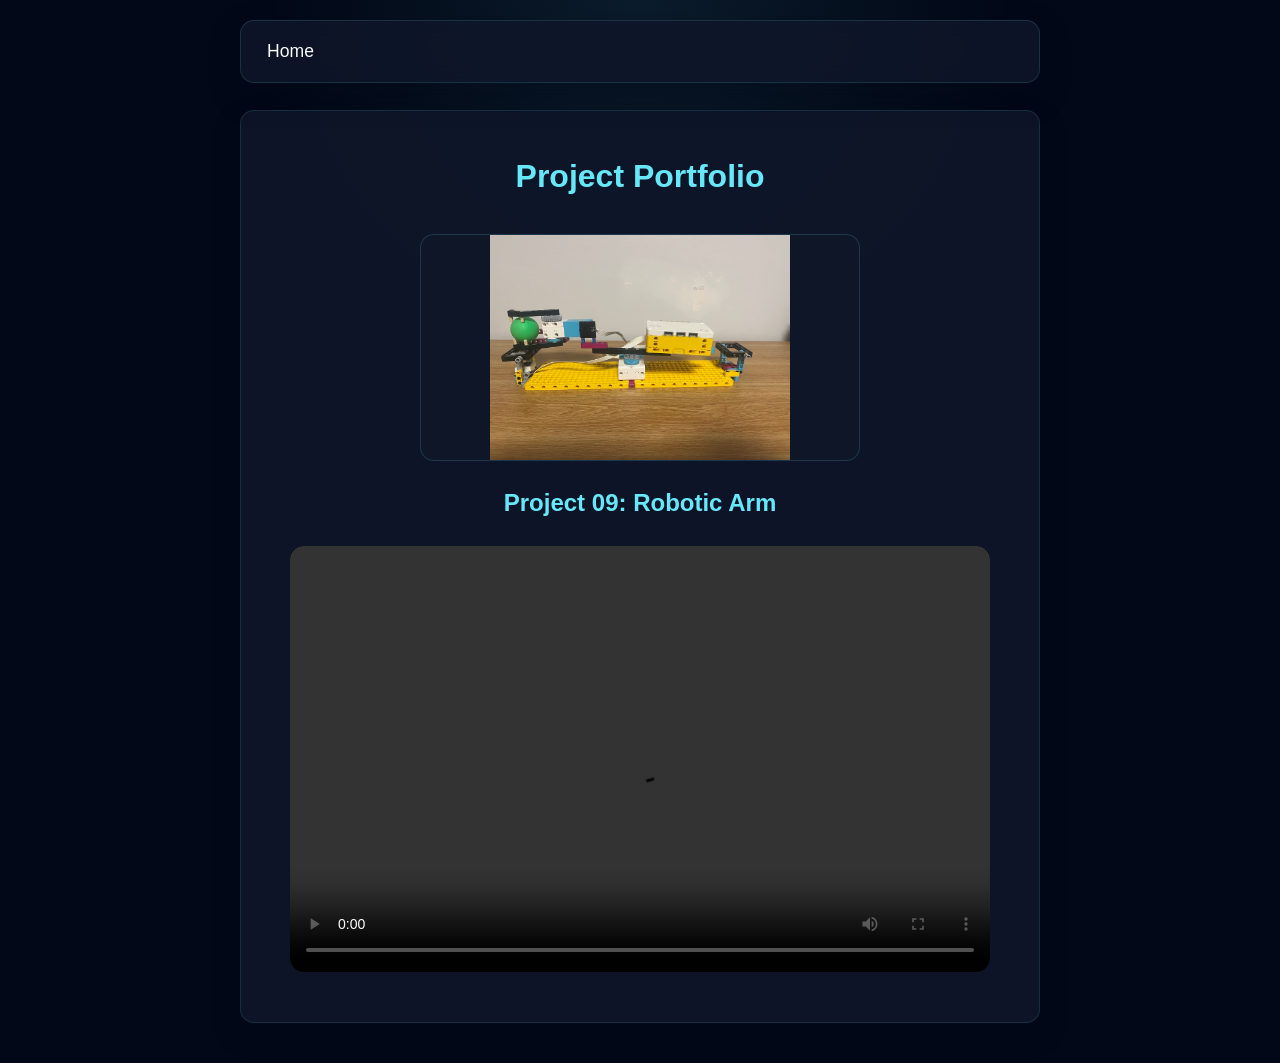
<file: project09.html>
<!DOCTYPE html>
<html lang="en">
<head>
    <title>Project 09: Robotic Arm</title>
    <link rel="stylesheet" href="./project.css">
</head>
<body>

    <header class="header">
        <nav class="navbar">
            <a href="./index.html" class="active">Home</a>
        </nav>
    </header>

    <div class="proj-container">

        <h1 class='proj-header'>Project Portfolio</h1>

        <div class="proj-img-container">
            <img src="./images/roboticarmpic.jpeg" alt="Robotic Arm project" class="proj-hero-image">
        </div>

        <h2 class='proj-header'>Project 09: Robotic Arm</h2>

        <div class="proj-video-container">
            <video controls aria-label="Robotic Arm project video">
                <source src="./images/roboticarmvid.mp4" type="video/mp4">
                Your browser does not support this video.
            </video>
        </div>

    </div>

</body>
</html>
</file>
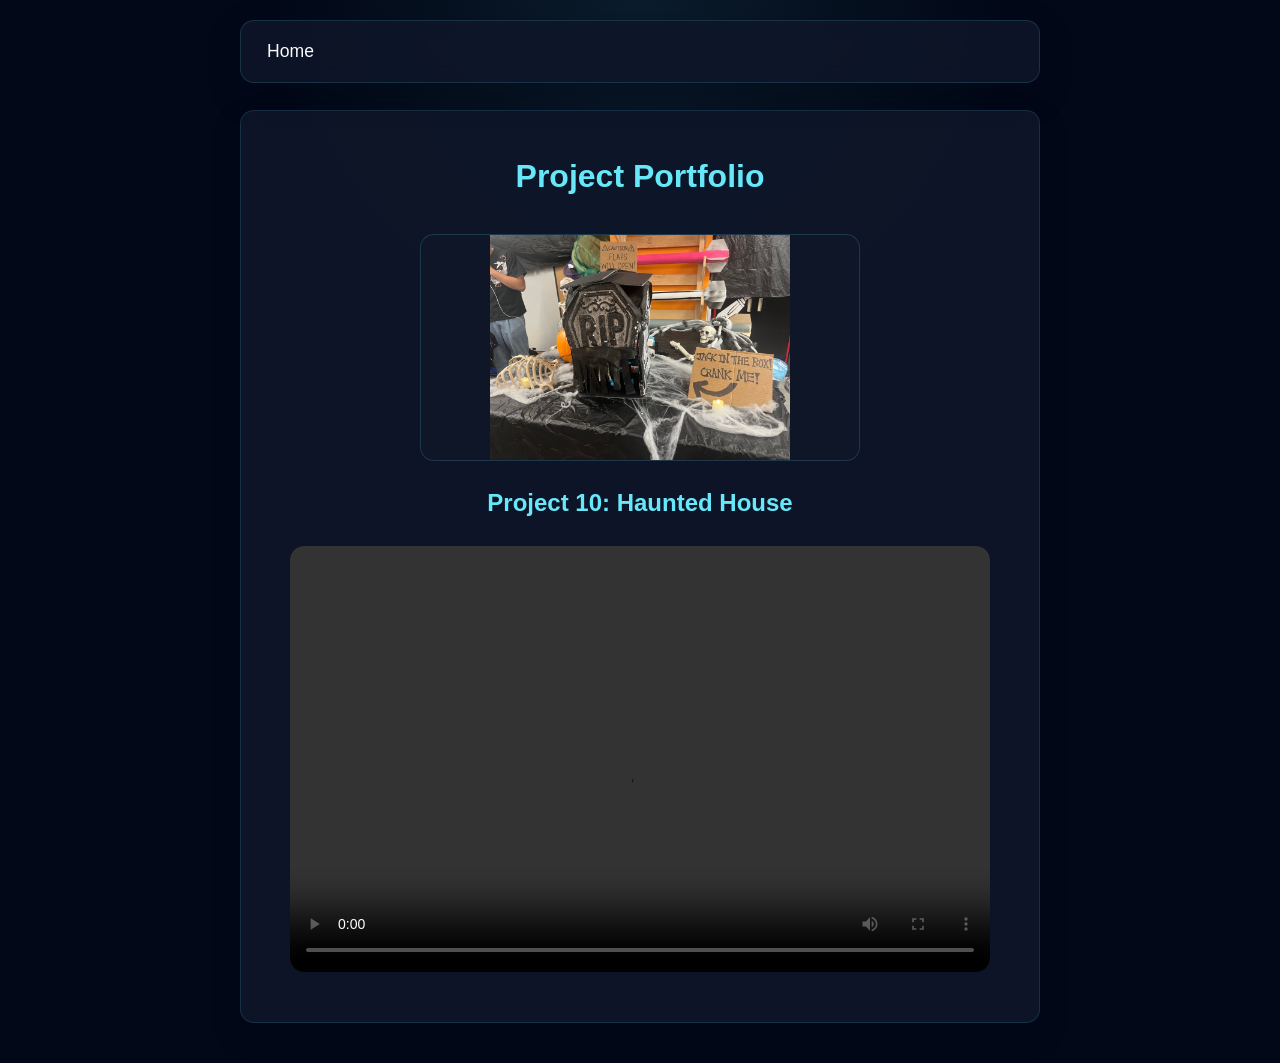
<file: project10.html>
<!DOCTYPE html>
<html lang="en">
<head>
    <title>Project 10: Haunted House</title>
    <link rel="stylesheet" href="./project.css">
</head>
<body>

    <header class="header">
        <nav class="navbar">
            <a href="./index.html" class="active">Home</a>
        </nav>
    </header>

    <div class="proj-container">

        <h1 class='proj-header'>Project Portfolio</h1>

        <div class="proj-img-container">
            <img src="./images/hauntedhousepic.jpeg" alt="Haunted House project" class="proj-hero-image">
        </div>

        <h2 class='proj-header'>Project 10: Haunted House</h2>

        <div class="proj-video-container">
            <video controls aria-label="Haunted House project video">
                <source src="./images/hauntedhousevid.mp4" type="video/mp4">
                Your browser does not support this video.
            </video>
        </div>

    </div>

</body>
</html>
</file>
<file: index.css>
@import url("./theme.css");

* {
    box-sizing: border-box;
}

body {
    background: radial-gradient(circle at top, rgba(103, 232, 249, 0.12), transparent 35%), var(--color-bg-page);
    font-family: var(--font-body);
    margin: 0;
    color: var(--color-text-on-dark);
}

/* **************************** */
/* Style for the header section */
/* **************************** */

.header {
    position: fixed;
    top: 20px;
    left: 50%;
    transform: translateX(-50%);
    width: min(1100px, 82%);
    background: rgba(15, 23, 42, 0.8);
    border: 1px solid rgba(103, 232, 249, 0.2);
    backdrop-filter: blur(10px);
    z-index: 1000;
    display: flex;
    flex-wrap: wrap;
    justify-content: space-between;
    align-items: center;
    padding: 12px 18px;
    color: var(--color-text-on-dark);
    border-radius: var(--radius);
    box-shadow: 0 10px 30px rgba(2, 8, 23, 0.4);
}

.header .name {
    text-align: left;
    font-size: 1.5em;
    font-weight: 700;
    letter-spacing: 0.08em;
    text-transform: uppercase;
}

.header .navbar {
    display: flex;
    gap: 15px;
    font-size: 1.1em;
    font-weight: 600;
}

.header .navbar a {
    text-decoration: none;
    color: var(--color-text-on-dark);
    padding: 10px 12px;
    border-radius: 8px;
    transition: background 0.2s ease, color 0.2s ease;
}

.header .navbar a:hover {
    background: rgba(103, 232, 249, 0.12);
    color: var(--color-accent);
}

/* ************************** */
/* Style for the home section */
/* ************************** */

.home {
    min-height: 100vh;
    display: flex;
    align-items: center;
    padding: 8rem 10% 3rem;
    color: var(--color-text-on-dark);
    background: linear-gradient(135deg, rgba(2, 8, 23, 0.82), rgba(15, 23, 42, 0.88)),
                linear-gradient(120deg, rgba(103, 232, 249, 0.12), transparent 42%);
    border-bottom: 1px solid rgba(103, 232, 249, 0.15);
}

.home-content {
    max-width: 700px;
}

.home-content h1 {
    position: relative;
    font-size: clamp(2.5rem, 4vw, 4rem);
    font-weight: 700;
    line-height: 1.1;
    background: rgba(15, 23, 42, 0.9);
    border: 1px solid rgba(103, 232, 249, 0.18);
    padding: 18px 20px;
    border-radius: var(--radius);
    box-shadow: 0 12px 30px rgba(2, 8, 23, 0.35);
}

.home-content p {
    position: relative;
    font-size: 1.2em;
    line-height: 1.7;
    margin: 24px 0 36px;
    background: rgba(15, 23, 42, 0.8);
    border: 1px solid rgba(103, 232, 249, 0.14);
    padding: 18px 20px;
    border-radius: var(--radius);
    color: var(--color-text-muted);
}

.socials {
    position: relative;
    display: flex;
    flex-wrap: wrap;
    gap: 18px;
    width: fit-content;
    background: rgba(15, 23, 42, 0.82);
    border: 1px solid rgba(103, 232, 249, 0.15);
    padding: 12px 16px;
    border-radius: var(--radius);
}

.social-link {
    display: flex;
    align-items: center;
    gap: 8px;
    color: var(--color-text-on-dark);
    text-decoration: none;
    font-size: 1.05em;
    font-weight: 600;
    transition: color 0.2s ease;
}

.social-link:hover {
    color: var(--color-accent);
}

.social-link svg {
    width: 22px;
    height: 22px;
    fill: currentColor;
}

/* ************************************* */
/* Style for the project listing section */
/* ************************************* */

.portfolio {
    padding: 4rem 1.5rem 3rem;
    max-width: 1200px;
    margin: 0 auto;
    display: grid;
    gap: 1.5rem;
    grid-template-columns: repeat(3, minmax(0, 1fr));
}

.project-card {
    background: linear-gradient(180deg, rgba(17, 24, 39, 0.96), rgba(15, 23, 42, 0.95));
    border: 1px solid rgba(103, 232, 249, 0.12);
    border-radius: var(--radius);
    overflow: hidden;
    box-shadow: 0 12px 28px rgba(2, 8, 23, 0.28);
    transition: transform 0.2s ease, border-color 0.2s ease;
    height: 100%;
}

.project-card:hover {
    transform: translateY(-2px);
    border-color: rgba(103, 232, 249, 0.28);
}

.project-link {
    display: flex;
    flex-direction: column;
    height: 100%;
    text-decoration: none;
    color: inherit;
}

.project-art {
    display: flex;
    align-items: center;
    justify-content: center;
    min-height: 210px;
    height: 210px;
    background: linear-gradient(135deg, rgba(103, 232, 249, 0.18), rgba(34, 211, 238, 0.06));
    border-bottom: 1px solid rgba(103, 232, 249, 0.12);
    padding: 0.7rem;
    overflow: hidden;
}

.project-art-image {
    display: block;
    width: auto;
    max-width: 100%;
    height: 100%;
    max-height: 100%;
    object-fit: contain;
    object-position: center;
    border-radius: 8px;
}

.top-spinner-card-image {
    object-fit: contain;
}

.project-card:first-child .project-art {
    height: 190px;
    min-height: 190px;
}

.project-card:first-child .project-art-image {
    width: 180px;
    max-width: 80%;
    height: auto;
    max-height: 100%;
    object-fit: contain;
    margin: 0 auto;
}

.project-card:first-child .project-art-image.coaster-card-image {
    width: 100%;
    height: 100%;
    max-width: none;
    max-height: none;
    object-fit: cover;
    object-position: center;
}

.floatframes-card-image {
    width: 190px;
    max-width: 190px;
    height: auto;
    max-height: 127px;
    object-fit: contain;
    margin: 0 auto;
}

.project-info {
    padding: 1.2rem 1.1rem 1.4rem;
    display: flex;
    flex: 1;
    flex-direction: column;
    justify-content: space-between;
}

.project-title {
    font-size: 1.3em;
    line-height: 1.3;
    margin: 0 0 0.6rem;
    color: var(--color-text-on-dark);
}

.project-desc {
    margin: 0;
    color: var(--color-text-muted);
    line-height: 1.6;
    overflow: hidden;
    text-overflow: ellipsis;
    display: -webkit-box;
    -webkit-line-clamp: 2;
    -webkit-box-orient: vertical;
}

/* ***************************** */
/* Responsive: tablet and mobile */
/* ***************************** */

@media (max-width: 900px) {
    .portfolio {
        grid-template-columns: repeat(2, minmax(0, 1fr));
    }
}

@media (max-width: 600px) {
    .header {
        width: 92%;
        flex-direction: column;
        justify-content: center;
        gap: 6px;
        text-align: center;
        padding: 10px;
    }

    .header .name {
        font-size: 1.1em;
    }

    .header .navbar {
        font-size: 1em;
        gap: 8px;
    }

    .home {
        padding: 7rem 6% 2rem;
    }

    .home-content h1 {
        font-size: 2.2rem;
    }

    .home-content p {
        font-size: 1.05em;
    }

    .social-link {
        font-size: 1em;
    }

    .social-link svg {
        width: 18px;
        height: 18px;
    }

    .portfolio {
        grid-template-columns: 1fr;
        margin-inline: 0.5rem;
    }
}
</file>
<file: project.css>
@import url("./theme.css");

* {
    box-sizing: border-box;
}

body {
    background: radial-gradient(circle at top, rgba(103, 232, 249, 0.09), transparent 30%), var(--color-bg-page);
    color: var(--color-text);
    font-family: var(--font-body);
    margin: 0;
    min-height: 100vh;
}

/* **************************** */
/* Style for the header section */
/* **************************** */

.header {
    position: fixed;
    top: 20px;
    left: 50%;
    transform: translateX(-50%);
    width: min(900px, 82%);
    max-width: var(--container-max);
    background: rgba(15, 23, 42, 0.82);
    border: 1px solid rgba(103, 232, 249, 0.14);
    backdrop-filter: blur(10px);
    z-index: 1000;
    display: flex;
    justify-content: space-between;
    align-items: center;
    padding: 10px 14px;
    color: var(--color-text-on-dark);
    border-radius: var(--radius);
    box-shadow: 0 12px 30px rgba(2, 8, 23, 0.4);
}

.header .name {
    text-align: left;
    font-size: 1.5em;
}

.header .navbar {
    display: flex;
    gap: 8px;
    font-size: 1.1em;
}

.header .navbar a {
    text-decoration: none;
    color: var(--color-text-on-dark);
    padding: 10px 12px;
    border-radius: 8px;
    transition: background 0.2s ease, color 0.2s ease;
}

.header .navbar a:hover {
    background: rgba(103, 232, 249, 0.12);
    color: var(--color-accent);
}

/* *********************************** */
/* Style for the project documentation */
/* *********************************** */

.proj-container {
    max-width: var(--container-max);
    margin: 110px auto 40px;
    background: rgba(15, 23, 42, 0.9);
    border: 1px solid rgba(103, 232, 249, 0.12);
    padding: 26px 20px 30px;
    border-radius: var(--radius);
    box-shadow: 0 12px 28px rgba(2, 8, 23, 0.25);
}

.proj-header {
    text-align: center;
    color: var(--color-accent);
    margin-bottom: 1.2em;
}

.proj-img-container {
    margin: 20px auto 28px;
    border-radius: var(--radius);
    overflow: hidden;
    border: 1px solid rgba(103, 232, 249, 0.16);
    background: rgba(15, 23, 42, 0.8);
    display: flex;
    align-items: center;
    justify-content: center;
    text-align: center;
    min-height: 220px;
    max-width: 440px;
}

.proj-hero-image {
    display: block;
    width: 300px;
    max-width: 80%;
    height: auto;
    object-fit: contain;
    object-position: center;
    background: rgba(15, 23, 42, 0.6);
}

.proj-page-video {
    display: block;
    width: min(100%, 680px);
    max-width: 100%;
    max-height: 360px;
    height: auto;
    object-fit: contain;
    background: black;
    margin: 0 auto;
}

.coaster-page-image {
    width: 260px;
    height: 260px;
    max-width: 260px;
    max-height: 260px;
    margin: 0 auto;
}

.floatframes-page-image {
    width: 320px;
    max-width: 80%;
    height: auto;
    max-height: 330px;
    margin: 0 auto;
}

.proj-placeholder {
    min-height: 180px;
    display: grid;
    place-items: center;
    text-align: center;
    padding: 1.5rem;
    background: linear-gradient(135deg, rgba(103, 232, 249, 0.14), rgba(15, 23, 42, 0.8));
    border: 1px solid rgba(103, 232, 249, 0.16);
    color: var(--color-text-on-dark);
    font-size: 0.8rem;
    letter-spacing: 0.18em;
    text-transform: uppercase;
    font-weight: 700;
}

.proj-desc {
    margin: 20px 0;
    line-height: 1.7;
}

.proj-desc p {
    color: var(--color-text);
}

/* Optional block: a labeled code sample. Delete this block on pages   */
/* that don't involve code (e.g. a build or design activity).          */
.proj-code {
    max-width: 700px;
    margin: auto;
}

.proj-code pre:has(code), pre:has(code) {
    background-color: black;
    color: white;
    border-radius: 8px;
    padding: 4px;
}
pre code, pre code {
    white-space: pre-wrap;
    word-wrap: break-word;
}

/* Optional block: a photo gallery grid. Use for pages with several  */
/* work-in-progress or detail photos beyond the one hero image.       */
.proj-gallery {
    display: flex;
    flex-wrap: wrap;
    justify-content: center;
    gap: 10px;
    margin: 20px 0;
}

.proj-gallery img {
    display: block;
    width: 100%;
    max-width: 320px;
    height: auto;
    max-height: 260px;
    object-fit: contain;
    border-radius: var(--radius);
}

/* Optional block: an embedded video (e.g. YouTube). The padding-top  */
/* trick keeps a 16:9 shape at any screen width — do not set a fixed  */
/* pixel height on the iframe itself.                                  */
.proj-video-container {
    position: relative;
    width: min(100%, 700px);
    margin: 20px auto;
    padding-top: 56.25%;
    border-radius: var(--radius);
    overflow: hidden;
    background: black;
}

.proj-video-container iframe {
    position: absolute;
    top: 0;
    left: 0;
    width: 100%;
    height: 100%;
    border: 0;
}

.proj-video-container video {
    position: absolute;
    top: 0;
    left: 0;
    width: 100%;
    height: 100%;
    object-fit: contain;
    background: black;
}

/* ***************************** */
/* Responsive: tablet and mobile */
/* ***************************** */

@media (max-width: 600px) {
    .header {
        width: 92%;
        padding: 6px;
    }

    .header .name {
        font-size: 1.1em;
    }

    .header .navbar {
        font-size: 1.1em;
        gap: 8px;
    }

    .proj-container {
        margin-top: 90px;
        padding: 16px 14px 22px;
    }

    .proj-header {
        font-size: 1.3em;
    }

}
</file>
